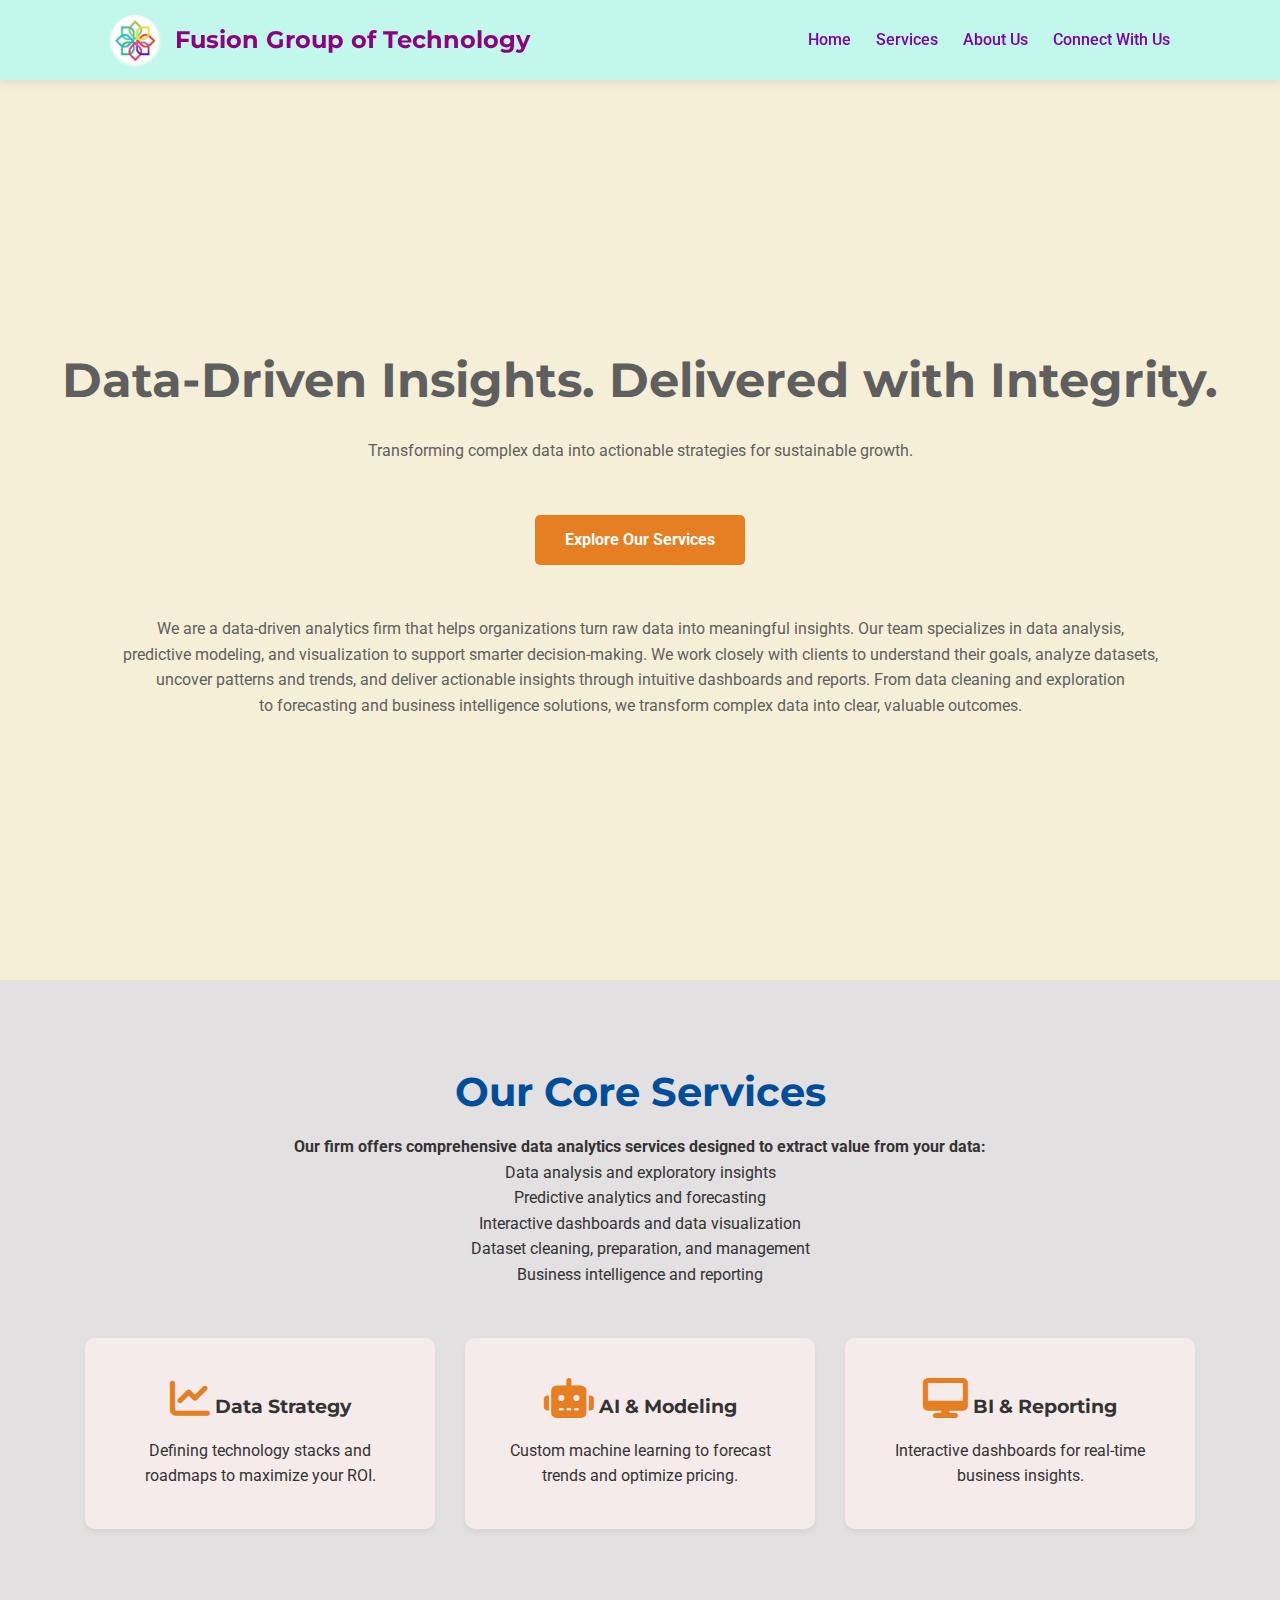
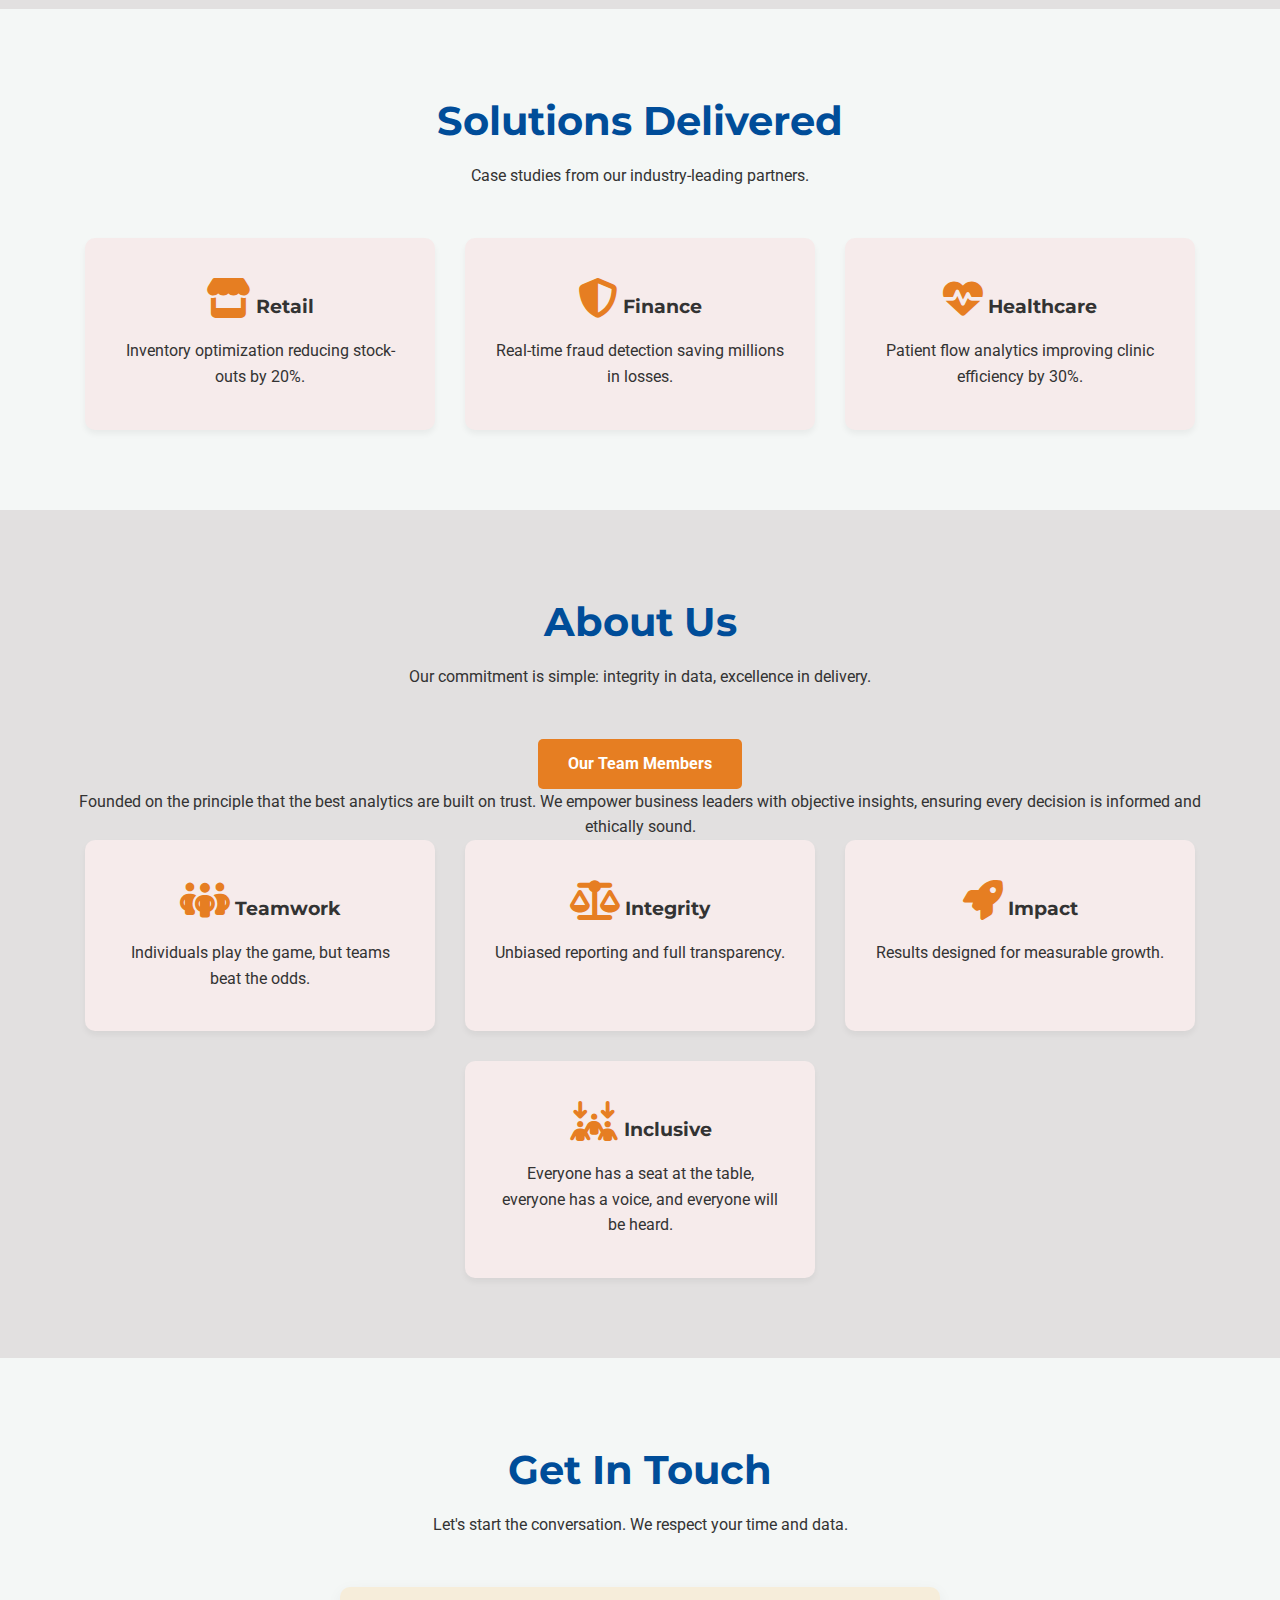
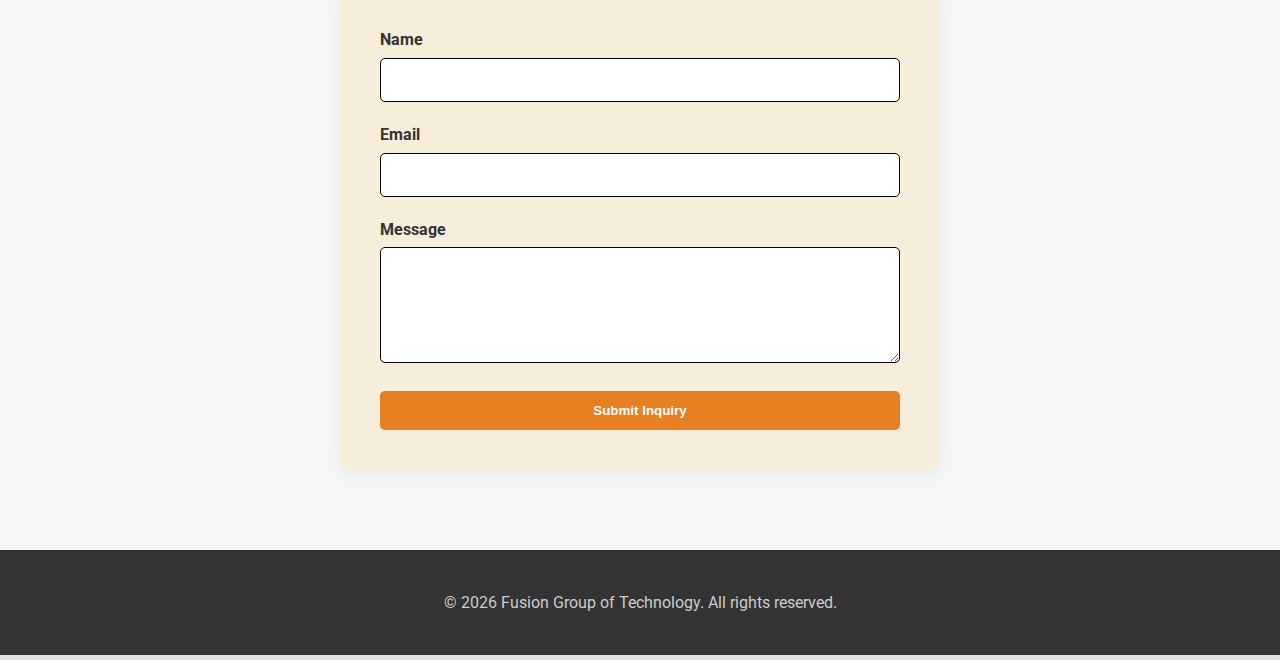
<file: index.html>
<!DOCTYPE html>
<html lang="en">
<head>
    <meta charset="UTF-8">
    <meta name="viewport" content="width=device-width, initial-scale=1.0">
    <title>Fusion Group of Technology | Data-Driven Integrity</title>
    
    <link rel="preconnect" href="https://fonts.googleapis.com">
    <link rel="preconnect" href="https://fonts.gstatic.com" crossorigin>
    <link href="https://fonts.googleapis.com/css2?family=Montserrat:wght@400;700&family=Roboto:wght@300;400;700&display=swap" rel="stylesheet">

    <link rel="stylesheet" href="https://cdnjs.cloudflare.com/ajax/libs/font-awesome/6.5.1/css/all.min.css">
    
    <link rel="stylesheet" href="style.css">
</head>
<body>

    <header>
        <div class="header-container">
            <div class="logo-box">
            <img src="img/ftechly.jpeg" alt="Fusion Group of Technology" class="logo-img">
            <h1>Fusion Group of Technology</h1>
        </div>
            <nav>
                <ul>
                    <li><a href="#hero">Home</a></li>
                    <li><a href="#services">Services</a></li>                    
                    <li><a href="#about">About Us</a></li>
                    <li><a href="#contact">Connect With Us</a></li>
                </ul>
            </nav>
        </div>
    </header>

    <section id="hero">
        <div class="hero-content">
            <h2>Data-Driven Insights. Delivered with Integrity.</h2>
            <p>Transforming complex data into actionable strategies for sustainable growth.</p>
            <br><br><a href="#services" class="button">Explore Our Services</a>
            <br><br><br>
            <p>We are a data-driven analytics firm that helps organizations turn raw data into meaningful insights. Our team specializes in data analysis,<br>
                 predictive modeling, and visualization to support smarter decision-making. We work closely with clients to understand their goals, analyze datasets,<br>
                  uncover patterns and trends, and deliver actionable insights through intuitive dashboards and reports. From data cleaning and exploration<br>
                   to forecasting and business intelligence solutions, we transform complex data into clear, valuable outcomes.</p>
        </div>
    </section>

    <section id="services" class="content-section">
        <div class="section-header">
            <h1>Our Core Services</h1>
            <p><b>Our firm offers comprehensive data analytics services designed to extract value from your data:</b><br>
Data analysis and exploratory insights<br>
Predictive analytics and forecasting<br>
Interactive dashboards and data visualization<br>
Dataset cleaning, preparation, and management<br>
Business intelligence and reporting</p>
        </div>
        <div class="card-grid">
            <div class="card">
                <h3><i class="fas fa-chart-line"></i> Data Strategy</h3>
                <p>Defining technology stacks and roadmaps to maximize your ROI.</p>
            </div>
            <div class="card">
                <h3><i class="fas fa-robot"></i> AI & Modeling</h3>
                <p>Custom machine learning to forecast trends and optimize pricing.</p>
            </div>
            <div class="card">
                <h3><i class="fas fa-desktop"></i> BI & Reporting</h3>
                <p>Interactive dashboards for real-time business insights.</p>
            </div>
        </div>
    </section>

    <section id="solutions" class="content-section bg-alt">
        <div class="section-header">
            <h1>Solutions Delivered</h1>
            <p>Case studies from our industry-leading partners.</p>
        </div>
        <div class="card-grid">
            <div class="card">
                <h3><i class="fas fa-store"></i> Retail</h3>
                <p>Inventory optimization reducing stock-outs by 20%.</p>
            </div>
            <div class="card">
                <h3><i class="fas fa-shield-alt"></i> Finance</h3>
                <p>Real-time fraud detection saving millions in losses.</p>
            </div>
            <div class="card">
                <h3><i class="fas fa-heartbeat"></i> Healthcare</h3>
                <p>Patient flow analytics improving clinic efficiency by 30%.</p>
            </div>
        </div>
    </section>

    <section id="about" class="content-section">
        <div class="section-header">
            <h1>About Us</h1>
            <p>Our commitment is simple: integrity in data, excellence in delivery.</p>
        </div>
        <a href="Team.html" class="button">Our Team Members</a>
        <div class="about-container">
            <p>Founded on the principle that the best analytics are built on trust. We empower business leaders with objective insights, ensuring every decision is informed and ethically sound.</p>
            <div class="team-grid">
                <div class="team-card">
                    <h3><i class="fas fa-people-group"></i> Teamwork</h3>
                    <p>Individuals play the game, but teams beat the odds.</p>
                </div>
                <div class="team-card">
                    <h3><i class="fas fa-balance-scale"></i> Integrity</h3>
                    <p>Unbiased reporting and full transparency.</p>
                </div>
                <div class="team-card">
                    <h3><i class="fas fa-rocket"></i> Impact</h3>
                    <p>Results designed for measurable growth.</p>
                </div>
                <div class="team-card">
                    <h3><i class="fas fa-arrows-down-to-people"></i> Inclusive</h3>
                    <p>Everyone has a seat at the table, everyone has a voice, and everyone will be heard.</p>
                </div>
            </div>
        </div>
    </section>

    <section id="contact" class="content-section bg-alt">
        <div class="section-header">
            <h1>Get In Touch</h1>
            <p>Let's start the conversation. We respect your time and data.</p>
        </div>
        <form action="https://formsubmit.co/fusiongtech2026@email.com" method="POST" class="contact-form">
            <div class="form-group">
                <label>Name</label>
                <input type="text" name="name" required>
            </div>
            <div class="form-group">
                <label>Email</label>
                <input type="email" name="email" required>
            </div>
            <div class="form-group">
                <label>Message</label>
                <textarea name="message" rows="5" required></textarea>
            </div>
            <button type="submit" class="button">Submit Inquiry</button>
        </form>
    </section>

    <footer>
        <p>&copy; 2026 Fusion Group of Technology. All rights reserved.</p>
    </footer>

    <script src="script.js"></script>
</body>
</html>
</file>
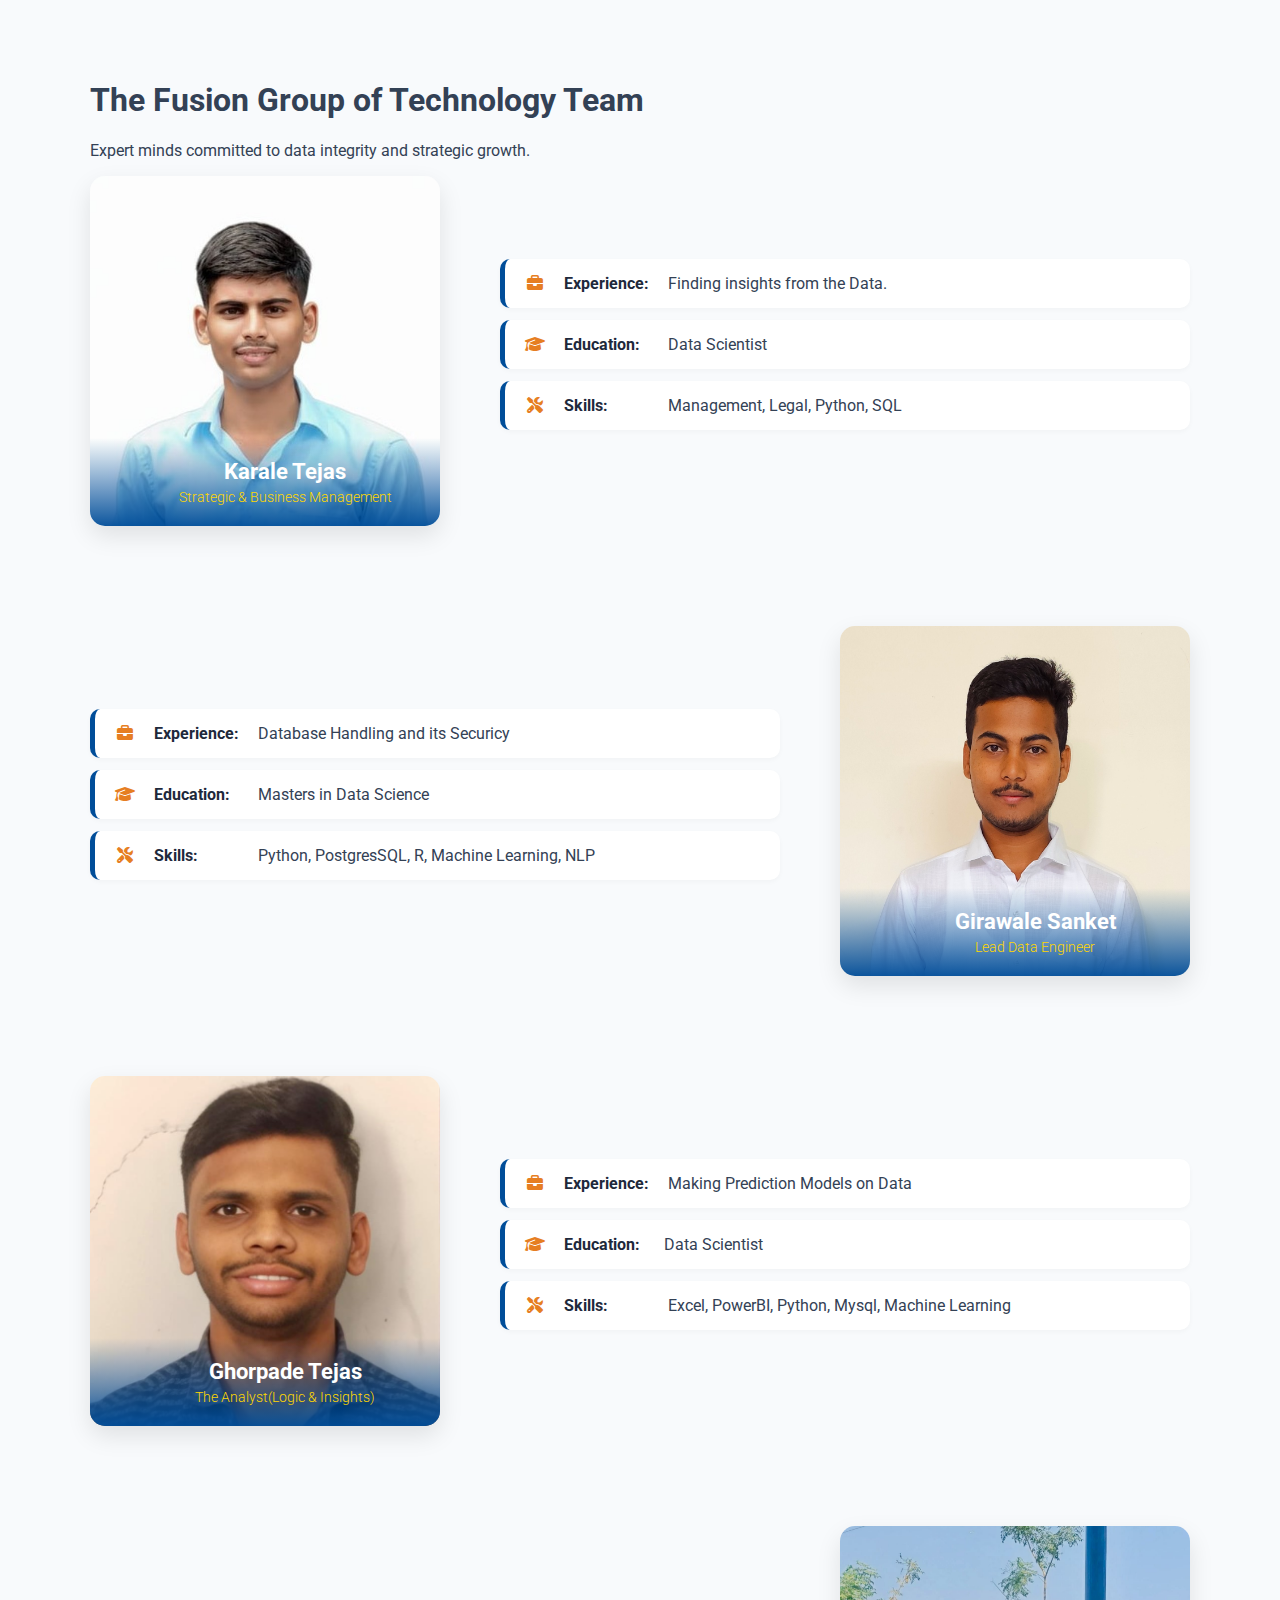
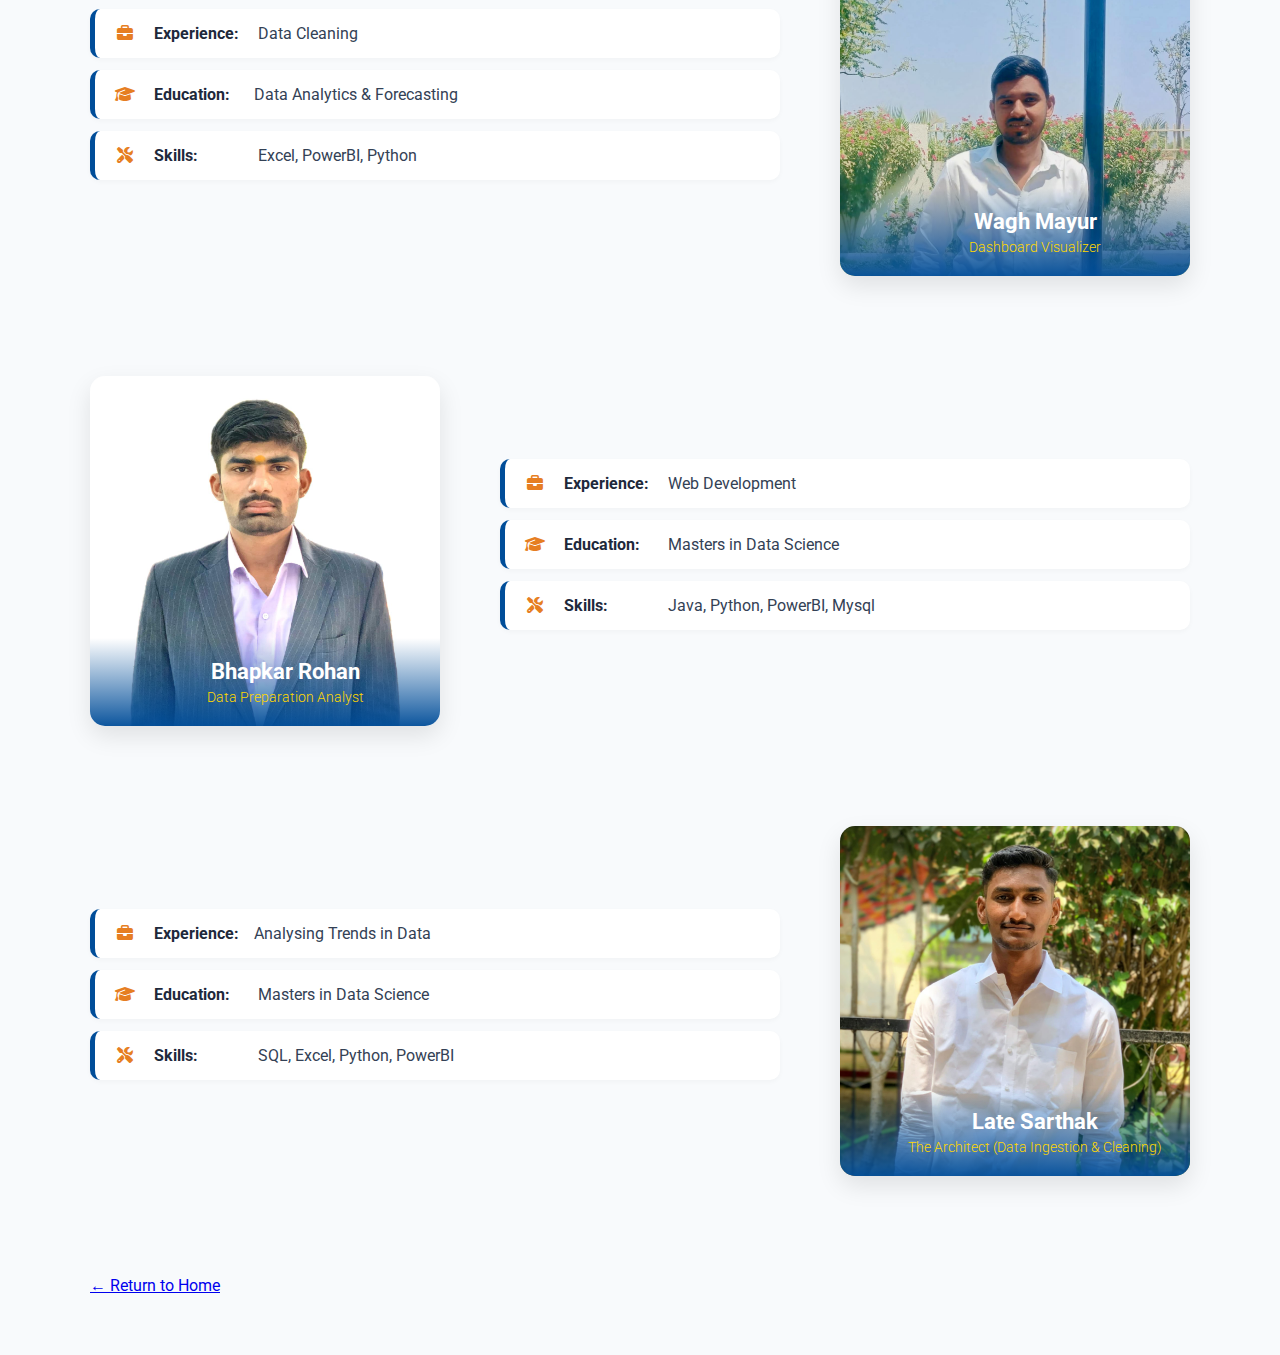
<file: Team.html>
<!DOCTYPE html>
<html lang="en">
<head>
    <meta charset="UTF-8">
    <meta name="viewport" content="width=device-width, initial-scale=1.0">
    <title>Our Team | Fusion Group of Technology</title>
    <link href="https://fonts.googleapis.com/css2?family=Montserrat:wght@700&family=Roboto:wght@300;400;700&display=swap" rel="stylesheet">
    <link rel="stylesheet" href="https://cdnjs.cloudflare.com/ajax/libs/font-awesome/6.5.1/css/all.min.css">
    <link rel="stylesheet" href="team.css">
</head>
<body>

    <section class="team-page">
        <div class="container">
            <header class="team-header">
                <h1>The Fusion Group of Technology Team</h1>
                <p>Expert minds committed to data integrity and strategic growth.</p>
            </header>

            <div class="team-grid">
                
                <div class="team-row">
                    <div class="profile-box">
                        <img src="img/tejask.jpg" alt="Karale Tejas">
                        <div class="name-badge">
                            <h3>Karale Tejas</h3>
                            <p>Strategic & Business Management</p>
                        </div>
                    </div>
                    <div class="info-box">
                        
                        <div class="info-item"><i class="fas fa-briefcase"></i> <strong>Experience:</strong> Finding insights from the Data.</div>
                        <div class="info-item"><i class="fas fa-graduation-cap"></i> <strong>Education:</strong> Data Scientist</div>
                        <div class="info-item"><i class="fas fa-tools"></i> <strong>Skills:</strong> Management, Legal, Python, SQL</div>
                    </div>
                </div>

                <div class="team-row">
                    <div class="profile-box">
                        <img src="img/sanket.jpg" alt="Girawale Sanket">
                        <div class="name-badge">
                            <h3>Girawale Sanket</h3>
                            <p>Lead Data Engineer</p>
                        </div>
                    </div>
                    <div class="info-box">
                        
                        <div class="info-item"><i class="fas fa-briefcase"></i> <strong>Experience:</strong> Database Handling and its Securicy </div>
                        <div class="info-item"><i class="fas fa-graduation-cap"></i> <strong>Education:</strong> Masters in Data Science</div>
                        <div class="info-item"><i class="fas fa-tools"></i> <strong>Skills:</strong> Python, PostgresSQL, R, Machine Learning, NLP</div>
                    </div>
                </div>

                <div class="team-row">
                    <div class="profile-box">
                        <img src="img/tejasg.jpg" alt="Ghorpade Tejas">
                        <div class="name-badge">
                            <h3>Ghorpade Tejas</h3>
                            <p>The Analyst(Logic & Insights)</p>
                        </div>
                    </div>
                    <div class="info-box">
                        
                        <div class="info-item"><i class="fas fa-briefcase"></i> <strong>Experience:</strong> Making Prediction Models on Data</div>
                        <div class="info-item"><i class="fas fa-graduation-cap"></i> <strong>Education:</strong>Data Scientist</div>
                        <div class="info-item"><i class="fas fa-tools"></i> <strong>Skills:</strong> Excel, PowerBI, Python, Mysql, Machine Learning</div>
                    </div>
                </div>

                <div class="team-row">
                    <div class="profile-box">
                        <img src="img/mayur.jpg" alt="Wagh Mayur">
                        <div class="name-badge">
                            <h3>Wagh Mayur</h3>
                            <p>Dashboard Visualizer</p>
                        </div>
                    </div>
                    <div class="info-box">
                        
                        <div class="info-item"><i class="fas fa-briefcase"></i> <strong>Experience:</strong> Data Cleaning</div>
                        <div class="info-item"><i class="fas fa-graduation-cap"></i> <strong>Education:</strong>Data Analytics & Forecasting</div>
                        <div class="info-item"><i class="fas fa-tools"></i> <strong>Skills:</strong> Excel, PowerBI, Python</div>
                    </div>
                </div>

                <div class="team-row">
                    <div class="profile-box">
                        <img src="img/rohan.jpg" alt="Bhapkar Rohan">
                        <div class="name-badge">
                            <h3>Bhapkar Rohan</h3>
                            <p>Data Preparation Analyst</p>
                        </div>
                    </div>
                    <div class="info-box">
                        
                        <div class="info-item"><i class="fas fa-briefcase"></i> <strong>Experience:</strong> Web Development</div>
                        <div class="info-item"><i class="fas fa-graduation-cap"></i> <strong>Education:</strong> Masters in Data Science</div>
                        <div class="info-item"><i class="fas fa-tools"></i> <strong>Skills:</strong> Java, Python, PowerBI, Mysql</div>
                    </div>
                </div>

                
                <div class="team-row">
                    <div class="profile-box">
                        <img src="img/sarthak.jpg" alt="Late Sarthak">
                        <div class="name-badge">
                            <h3>Late Sarthak</h3>
                            <p>The Architect (Data Ingestion & Cleaning)</p>
                        </div>
                    </div>
                    <div class="info-box">
                        
                        <div class="info-item"><i class="fas fa-briefcase"></i> <strong>Experience:</strong>Analysing Trends in Data</div>
                        <div class="info-item"><i class="fas fa-graduation-cap"></i> <strong>Education:</strong> Masters in Data Science</div>
                        <div class="info-item"><i class="fas fa-tools"></i> <strong>Skills:</strong> SQL, Excel, Python, PowerBI</div>
                    </div>
                </div>

            </div> <div class="footer-action">
                <a href="index.html" class="back-btn">← Return to Home</a>
            </div>
        </div>
    </section>

</body>

</html>
</file>
<file: style.css>
/* --- LOGO STYLING --- */
.logo-box {
    display: flex;
    align-items: center; /* Centers logo and text vertically */
    gap: 15px;           /* Space between logo and company name */
}

.logo-img {
    width: 50px;         /* Set a specific width */
    height: 50px;        /* Keep height the same as width for a square */
    border-radius: 50%;  /* This makes it a CIRCLE */
    object-fit: cover;   /* Prevents the image from stretching */
    border: 1px solid #faf9fa; /* Optional: adds a white border around the circle */
    box-shadow: 0 1px 2px rgb(252, 251, 251);
}

/* Adjust the title size if it's too big next to the logo */
.logo-box h1 {
    font-size: 1.5rem;
    margin: 0;
    color: #8e0282;
}

/* --- MOBILE RESPONSIVENESS FOR LOGO --- */
@media (max-width: 768px) {
    .logo-box {
        flex-direction: column; /* Stacks logo on top of text on phones */
        text-align: center;
        margin-bottom: 10px;
    }
}
/* --- GLOBAL RESET & TYPOGRAPHY --- */
* {
    margin: 0;
    padding: 0;
    box-sizing: border-box;
}

html {
    scroll-behavior: smooth; /* Makes clicking nav links scroll smoothly */
}

body {
    font-family: 'Roboto', sans-serif;
    line-height: 1.6;
    color: #333;
    background-color: #e2e0e0;
}

h1, h2, h3 {
    font-family: 'Montserrat', sans-serif;
    font-weight: 700;
}

/* --- NAVIGATION BAR (STICKY) --- */
header {
    background: #c1f8eb;
    color: #fff;
    padding: 15px 0;
    position: sticky;
    top: 0;
    z-index: 1000;
    box-shadow: 0 2px 10px rgba(0,0,0,0.1);
}

.header-container {
    max-width: 1100px;
    margin: 0 auto;
    display: flex;
    justify-content: space-between;
    align-items: center;
    padding: 0 20px;
}

nav ul {
    display: flex;
    list-style: none;
}

nav ul li {
    margin-left: 25px;
}

nav ul li a {
    color: #7c02b1;
    text-decoration: none;
    font-weight: 500;
    transition: color 0.3s ease;
}

nav ul li a:hover {
    color: #ffd700; /* Gold hover effect */
}

/* --- HERO SECTION --- */
#hero {
    height: 100vh;
    display: flex;
    align-items: center;
    justify-content: center;
    text-align: center;
    background: linear-gradient(rgba(251, 243, 214, 0.8), rgba(251, 243, 214, 0.8)), url('https://images.unsplash.com/photo-1551288049-bbbda540d3b9?ixlib=rb-1.2.1&auto=format&fit=crop&w=1350&q=80');
    background-size: cover;
    background-position: center;
    color: #605f5f;
    padding: 0 20px;
}

.hero-content h2 {
    font-size: 3rem;
    margin-bottom: 20px;
}

/* --- BUTTONS & HOVER --- */
.button {
    display: inline-block;
    background: #e67e22;
    color: #fff;
    padding: 12px 30px;
    text-decoration: none;
    border-radius: 5px;
    font-weight: bold;
    transition: all 0.3s ease;
    border: none;
    cursor: pointer;
}

.button:hover {
    background: #d35400;
    transform: translateY(-3px); /* Lifts up on hover */
    box-shadow: 0 5px 15px rgba(0,0,0,0.3);
}

/* --- CONTENT SECTIONS (CENTERED) --- */
.content-section {
    padding: 80px 20px;
    max-width: 1200px;
    margin: 0 auto; /* CENTERS the section */
}

.bg-alt {
    background-color: #f4f7f6;
    max-width: 100%; /* Spans full width for background color */
}

.section-header {
    text-align: center; /* Centers text */
    margin-bottom: 50px;
}

.section-header h1 {
    color: #004d99;
    font-size: 2.5rem;
    margin-bottom: 10px;
}

/* --- CARD GRID & HOVER EFFECTS --- */
.card-grid, .team-grid {
    display: flex;
    flex-wrap: wrap;
    justify-content: center; /* CENTERS the cards */
    gap: 30px;
}

.card, .team-card {
    background: #f6ebeb;
    padding: 40px 30px;
    border-radius: 10px;
    box-shadow: 0 4px 6px rgba(0,0,0,0.05);
    flex: 1 1 300px;
    max-width: 350px;
    text-align: center;
    transition: all 0.3s ease;
}

.card:hover, .team-card:hover {
    transform: translateY(-10px); /* Lift effect */
    box-shadow: 0 15px 30px rgba(0,0,0,0.1);
}

.card i, .team-card i {
    font-size: 2.5rem;
    color: #e67e22;
    margin-bottom: 20px;
}

/* --- CONTACT FORM (CENTERED) --- */
.contact-form {
    max-width: 600px;
    margin: 0 auto; /* CENTERS the form */
    background: #f6edda;
    padding: 40px;
    border-radius: 10px;
    box-shadow: 0 4px 15px rgba(0,0,0,0.05);
}

.form-group {
    margin-bottom: 20px;
    text-align: left;
}

.form-group label {
    display: block;
    margin-bottom: 5px;
    font-weight: bold;
}

.form-group input, .form-group textarea {
    width: 100%;
    padding: 12px;
    border: 1px solid #030303;
    border-radius: 5px;
    font-size: 1rem;
}

.contact-form .button {
    width: 100%;
}

/* --- FOOTER --- */
footer {
    text-align: center;
    padding: 40px 20px;
    background: #333;
    color: #ccc;
}

/* --- RESPONSIVE MOBILE VIEW --- */
@media (max-width: 768px) {
    .header-container {
        flex-direction: column;
    }
    nav ul {
        margin-top: 15px;
    }
    nav ul li {
        margin: 0 10px;
    }
    .hero-content h2 {
        font-size: 2rem;
    }
}

#about {
    align-items: center;
    justify-content: center;
    text-align: center;
    background-position: center;
}
</file>
<file: team.css>
/* --- BASE STYLES --- */
body {
    font-family: 'Roboto', sans-serif;
    background-color: #f8fafc;
    color: #334155;
    margin: 0;
    padding: 0;
}

.container {
    max-width: 1100px;
    margin: 0 auto;
    padding: 60px 20px;
}

.team-intro {
    text-align: center;
    margin-bottom: 80px;
}

.team-intro h1 {
    font-family: 'Montserrat', sans-serif;
    color: #004d99;
    font-size: 2.5rem;
}

/* --- ZIGZAG GRID SYSTEM --- */
.team-row {
    display: flex;
    align-items: center;
    justify-content: center;
    gap: 60px;
    margin-bottom: 100px;
}

/* Reverse every second row automatically */
.team-row:nth-child(even) {
    flex-direction: row-reverse;
}

/* --- PROFILE SQUARE --- */
.profile-box {
    position: relative;
    width: 350px;
    height: 350px;
    flex-shrink: 0;
    border-radius: 15px; /* "Less radius" rounded look */
    overflow: hidden;
    box-shadow: 0 10px 25px rgba(0,0,0,0.1);
}

.profile-box img {
    width: 100%;
    height: 100%;
    object-fit: cover; /* Keeps photo in square aspect ratio */
}

/* Name and Designation Overlay */
.name-badge {
    position: absolute;
    bottom: 0;
    left: 0;
    width: 100%;
    padding: 20px;
    background: linear-gradient(transparent, rgba(0, 77, 153, 0.95));
    color: white;
    text-align: center;
}

.name-badge h3 {
    margin: 0;
    font-size: 1.4rem;
}

.name-badge p {
    margin: 5px 0 0;
    font-size: 0.9rem;
    color: #ffd700; /* Professional gold accent */
    font-weight: 300;
}

/* --- INFO BOX (RIGHT SIDE) --- */
.info-box {
    flex: 1;
}

.info-item {
    background: white;
    padding: 15px 20px;
    margin-bottom: 12px;
    border-radius: 10px;
    box-shadow: 0 2px 5px rgba(0,0,0,0.03);
    border-left: 5px solid #004d99;
    transition: transform 0.3s ease, background-color 0.3s ease;
}

.info-item:hover {
    transform: translateX(10px);
    background-color: #f1f5f9;
}

.info-item i {
    color: #e67e22;
    margin-right: 15px;
    width: 20px;
    text-align: center;
}

.info-item strong {
    display: inline-block;
    width: 100px;
    color: #1e293b;
}

/* --- BACK LINK --- */
.back-link {
    text-decoration: none;
    color: #004d99;
    font-weight: bold;
    font-size: 1.1rem;
}

.back-link:hover {
    text-decoration: underline;
}

/* --- RESPONSIVE MOBILE --- */
@media (max-width: 850px) {
    .team-row, .team-row:nth-child(even) {
        flex-direction: column; /* Stack on phones */
        gap: 30px;
        text-align: center;
    }

    .profile-box {
        width: 300px;
        height: 300px;
    }

    .info-item:hover {
        transform: translateY(-5px);
    }
}
</file>
